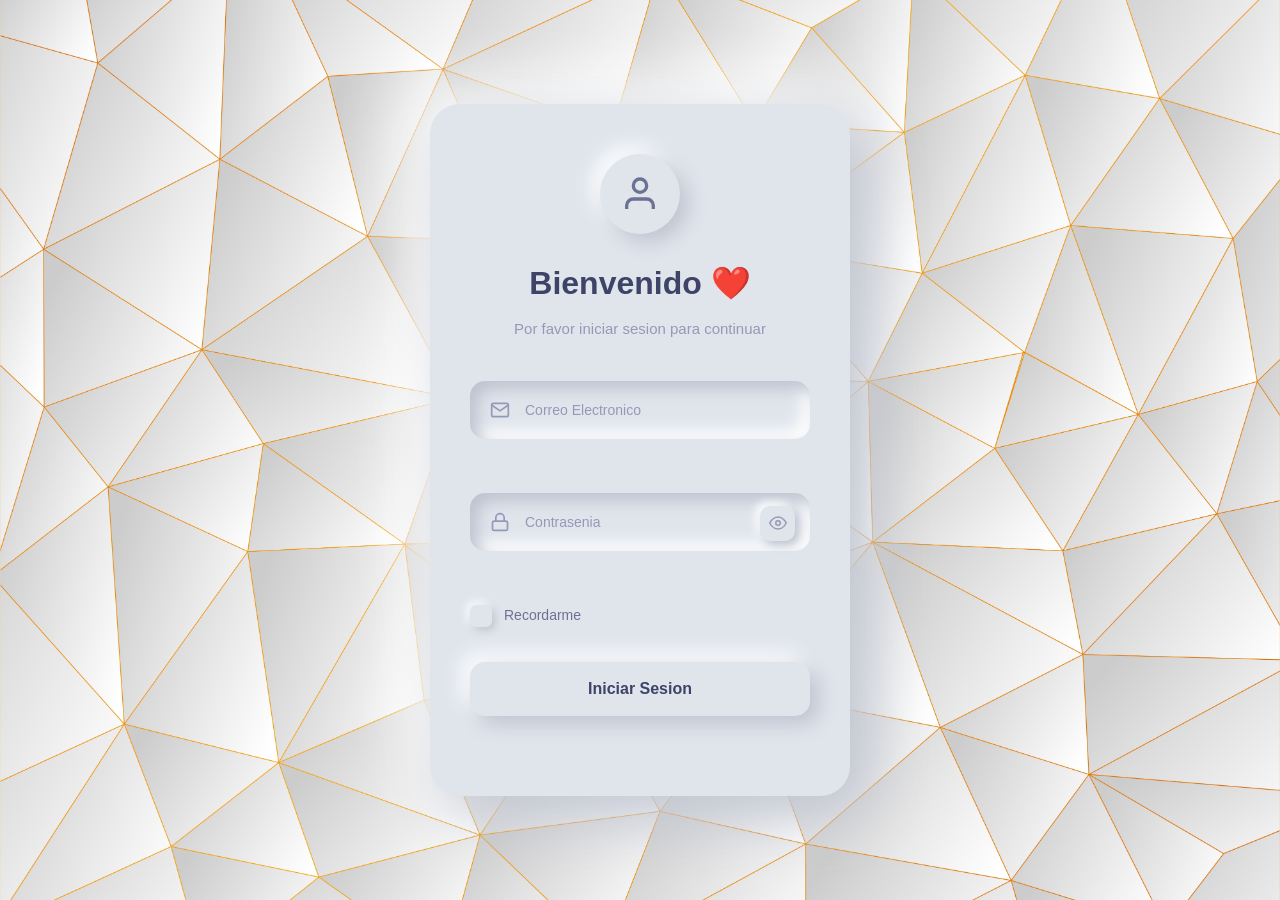
<file: index.html>
<!doctype html>
<html lang="en">
  <head>
    <meta charset="UTF-8" />
    <meta name="viewport" content="width=device-width, initial-scale=1.0" />
    <title>Login</title>
    <link rel="stylesheet" href="css/style_login.css" />
  </head>
  <body>
    <div class="login-container">
      <div class="login-card">
        <div class="login-header">
          <div class="neu-icon">
            <div class="icon-inner">
              <svg
                viewBox="0 0 24 24"
                fill="none"
                stroke="currentColor"
                stroke-width="2"
              >
                <path d="M20 21v-2a4 4 0 0 0-4-4H8a4 4 0 0 0-4 4v2" />
                <circle cx="12" cy="7" r="4" />
              </svg>
            </div>
          </div>
          <h2>Bienvenido ❤️</h2>
          <p>Por favor iniciar sesion para continuar</p>
        </div>

        <form class="login-form" id="loginForm" novalidate>
          <div class="form-group">
            <div class="input-group neu-input">
              <input
                type="email"
                id="email"
                name="email"
                required
                autocomplete="email"
                placeholder=" "
              />
              <label for="email">Correo Electronico</label>
              <div class="input-icon">
                <svg
                  viewBox="0 0 24 24"
                  fill="none"
                  stroke="currentColor"
                  stroke-width="2"
                >
                  <path
                    d="M4 4h16c1.1 0 2 .9 2 2v12c0 1.1-.9 2-2 2H4c-1.1 0-2-.9-2-2V6c0-1.1.9-2 2-2z"
                  />
                  <polyline points="22,6 12,13 2,6" />
                </svg>
              </div>
            </div>
            <span class="error-message" id="emailError"></span>
          </div>

          <div class="form-group">
            <div class="input-group neu-input password-group">
              <input
                type="password"
                id="password"
                name="password"
                required
                autocomplete="current-password"
                placeholder=" "
              />
              <label for="password">Contrasenia</label>
              <div class="input-icon">
                <svg
                  viewBox="0 0 24 24"
                  fill="none"
                  stroke="currentColor"
                  stroke-width="2"
                >
                  <rect x="3" y="11" width="18" height="11" rx="2" ry="2" />
                  <path d="M7 11V7a5 5 0 0110 0v4" />
                </svg>
              </div>
              <button
                type="button"
                class="password-toggle neu-toggle"
                id="passwordToggle"
                aria-label="Toggle password visibility"
              >
                <svg
                  class="eye-open"
                  viewBox="0 0 24 24"
                  fill="none"
                  stroke="currentColor"
                  stroke-width="2"
                >
                  <path d="M1 12s4-8 11-8 11 8 11 8-4 8-11 8-11-8-11-8z" />
                  <circle cx="12" cy="12" r="3" />
                </svg>
                <svg
                  class="eye-closed"
                  viewBox="0 0 24 24"
                  fill="none"
                  stroke="currentColor"
                  stroke-width="2"
                >
                  <path
                    d="M17.94 17.94A10.07 10.07 0 0 1 12 20c-7 0-11-8-11-8a18.45 18.45 0 0 1 5.06-5.94M9.9 4.24A9.12 9.12 0 0 1 12 4c7 0 11 8 11 8a18.5 18.5 0 0 1-2.16 3.19m-6.72-1.07a3 3 0 1 1-4.24-4.24"
                  />
                  <line x1="1" y1="1" x2="23" y2="23" />
                </svg>
              </button>
            </div>
            <span class="error-message" id="passwordError"></span>
          </div>

          <div class="form-options">
            <div class="remember-wrapper">
              <input type="checkbox" id="remember" name="remember" />
              <label for="remember" class="checkbox-label">
                <div class="neu-checkbox">
                  <svg
                    viewBox="0 0 24 24"
                    fill="none"
                    stroke="currentColor"
                    stroke-width="3"
                  >
                    <polyline points="20 6 9 17 4 12" />
                  </svg>
                </div>
                Recordarme
              </label>
            </div>
          </div>

          <button type="submit" class="neu-button login-btn">
            <span class="btn-text">Iniciar Sesion</span>
            <div class="btn-loader">
              <div class="neu-spinner"></div>
            </div>
          </button>
        </form>

        <div class="success-message" id="successMessage">
          <div class="success-icon neu-icon">
            <svg
              viewBox="0 0 24 24"
              fill="none"
              stroke="currentColor"
              stroke-width="3"
            >
              <polyline points="20 6 9 17 4 12" />
            </svg>
          </div>
          <h3>Autenticado!</h3>
          <p>Redireccionando A Su Dashboard...</p>
        </div>
      </div>
    </div>

    <script src="js/utils.js"></script>
    <script src="js/main_login.js"></script>
  </body>
</html>
</file>
<file: css/style_login.css>
* {
    margin: 0;
    padding: 0;
    box-sizing: border-box;
}

body {
    font-family: -apple-system, BlinkMacSystemFont, 'Segoe UI', Roboto, sans-serif;
    min-height: 100vh;
    display: flex;
    align-items: center;
    justify-content: center;
    padding: 20px;
    line-height: 1.6;
    background-image: url('../img/backLogin3.jpg');
    background-repeat: no-repeat;
    background-position: center;
    background-size: cover;
}

.login-container {
    width: 100%;
    max-width: 420px;
}

.login-card {
    background: #e0e5ec;
    border-radius: 30px;
    padding: 50px 40px;
    box-shadow: 
        20px 20px 60px #bec3cf,
        -20px -20px 60px #ffffff;
    position: relative;
    transition: all 0.3s ease;
}

.login-card:hover {
    transform: translateY(-5px);
}

.login-header {
    text-align: center;
    margin-bottom: 40px;
}

.neu-icon {
    width: 80px;
    height: 80px;
    margin: 0 auto 24px;
    background: #e0e5ec;
    border-radius: 50%;
    display: flex;
    align-items: center;
    justify-content: center;
    box-shadow: 
        8px 8px 20px #bec3cf,
        -8px -8px 20px #ffffff,
        inset 0 0 0 #bec3cf,
        inset 0 0 0 #ffffff;
    transition: all 0.3s ease;
}

.neu-icon:hover {
    box-shadow: 
        4px 4px 10px #bec3cf,
        -4px -4px 10px #ffffff,
        inset 4px 4px 10px #bec3cf,
        inset -4px -4px 10px #ffffff;
}

.icon-inner {
    width: 40px;
    height: 40px;
    display: flex;
    align-items: center;
    justify-content: center;
    color: #6c7293;
}

.icon-inner svg {
    width: 100%;
    height: 100%;
}

.login-header h2 {
    color: #3d4468;
    font-size: 2rem;
    font-weight: 600;
    margin-bottom: 8px;
}

.login-header p {
    color: #9499b7;
    font-size: 15px;
    font-weight: 400;
}

/* Neumorphic Input Styles */
.form-group {
    margin-bottom: 28px;
    position: relative;
}

.neu-input {
    position: relative;
    background: #e0e5ec;
    border-radius: 15px;
    box-shadow: 
        inset 8px 8px 16px #bec3cf,
        inset -8px -8px 16px #ffffff;
    transition: all 0.3s ease;
}

.neu-input:focus-within {
    box-shadow: 
        inset 4px 4px 8px #bec3cf,
        inset -4px -4px 8px #ffffff;
}

.neu-input input {
    width: 100%;
    background: transparent;
    border: none;
    padding: 20px 24px;
    padding-left: 55px;
    color: #3d4468;
    font-size: 16px;
    font-weight: 500;
    outline: none;
    transition: all 0.3s ease;
}

.neu-input input::placeholder {
    color: transparent;
}

.neu-input label {
    position: absolute;
    left: 55px;
    top: 50%;
    transform: translateY(-50%);
    color: #9499b7;
    font-size: 14px;
    font-weight: 400;
    pointer-events: none;
    transition: all 0.3s ease;
}

.neu-input input:focus + label,
.neu-input input:not(:placeholder-shown) + label {
    top: 4px;
    font-size: 12px;
    color: #6c7293;
    transform: translateY(0);
}

.input-icon {
    position: absolute;
    left: 20px;
    top: 50%;
    transform: translateY(-50%);
    width: 20px;
    height: 20px;
    color: #9499b7;
    transition: all 0.3s ease;
}

.input-icon svg {
    width: 100%;
    height: 100%;
}

.neu-input:focus-within .input-icon {
    color: #6c7293;
}

/* Password Toggle */
.password-group {
    padding-right: 50px;
}

.neu-toggle {
    position: absolute;
    right: 15px;
    top: 22%;
    /* transform: translateY(-50%); */
    background: #e0e5ec;
    border: none;
    width: 35px;
    height: 35px;
    border-radius: 10px;
    cursor: pointer;
    display: flex;
    align-items: center;
    justify-content: center;
    color: #9499b7;
    box-shadow: 
        4px 4px 10px #bec3cf,
        -4px -4px 10px #ffffff;
    transition: all 0.3s ease;
}

.neu-toggle:hover {
    color: #6c7293;
}

.neu-toggle:active {
    box-shadow: 
        inset 2px 2px 5px #bec3cf,
        inset -2px -2px 5px #ffffff;
}

.neu-toggle svg {
    width: 18px;
    height: 18px;
}

.eye-closed {
    display: none;
}

.neu-toggle.show-password .eye-open {
    display: none;
}

.neu-toggle.show-password .eye-closed {
    display: block;
}

/* Form Options */
.form-options {
    display: flex;
    justify-content: space-between;
    align-items: center;
    margin-bottom: 35px;
    flex-wrap: wrap;
    gap: 16px;
}

.remember-wrapper {
    display: flex;
    align-items: center;
    cursor: pointer;
}

.remember-wrapper input[type="checkbox"] {
    display: none;
}

.checkbox-label {
    display: flex;
    align-items: center;
    gap: 12px;
    cursor: pointer;
    user-select: none;
    color: #6c7293;
    font-size: 14px;
    font-weight: 500;
}

.neu-checkbox {
    width: 22px;
    height: 22px;
    background: #e0e5ec;
    border-radius: 6px;
    display: flex;
    align-items: center;
    justify-content: center;
    box-shadow: 
        3px 3px 8px #bec3cf,
        -3px -3px 8px #ffffff;
    transition: all 0.3s ease;
    position: relative;
    overflow: hidden;
}

.remember-wrapper input[type="checkbox"]:checked + .checkbox-label .neu-checkbox {
    box-shadow: 
        inset 2px 2px 5px #bec3cf,
        inset -2px -2px 5px #ffffff;
}

.neu-checkbox svg {
    width: 14px;
    height: 14px;
    color: #00c896;
    opacity: 0;
    transform: scale(0);
    transition: all 0.3s ease;
}

.remember-wrapper input[type="checkbox"]:checked + .checkbox-label .neu-checkbox svg {
    opacity: 1;
    transform: scale(1);
}

 
/* Neumorphic Button */
.neu-button {
    width: 100%;
    background: #e0e5ec;
    border: none;
    border-radius: 15px;
    padding: 18px 32px;
    color: #3d4468;
    font-size: 16px;
    font-weight: 600;
    cursor: pointer;
    position: relative;
    margin-bottom: 30px;
    box-shadow: 
        8px 8px 20px #bec3cf,
        -8px -8px 20px #ffffff;
    transition: all 0.3s ease;
    overflow: hidden;
}

.neu-button::before {
    content: '';
    position: absolute;
    top: 0;
    left: -100%;
    width: 100%;
    height: 100%;
    background: linear-gradient(90deg, transparent, rgba(255, 255, 255, 0.3), transparent);
    transition: left 0.5s ease;
}

.neu-button:hover {
    transform: translateY(-2px);
    box-shadow: 
        12px 12px 30px #bec3cf,
        -12px -12px 30px #ffffff;
}

.neu-button:hover::before {
    left: 100%;
}

.neu-button:active {
    transform: translateY(0);
    box-shadow: 
        inset 4px 4px 10px #bec3cf,
        inset -4px -4px 10px #ffffff;
}

.btn-text {
    position: relative;
    z-index: 1;
    transition: opacity 0.3s ease;
}

.btn-loader {
    position: absolute;
    top: 50%;
    left: 50%;
    transform: translate(-50%, -50%);
    opacity: 0;
    transition: opacity 0.3s ease;
}

.neu-spinner {
    width: 20px;
    height: 20px;
    border: 3px solid #bec3cf;
    border-top: 3px solid #6c7293;
    border-radius: 50%;
    animation: spin 1s linear infinite;
}

@keyframes spin {
    0% { transform: rotate(0deg); }
    100% { transform: rotate(360deg); }
}

.neu-button.loading .btn-text {
    opacity: 0;
}

.neu-button.loading .btn-loader {
    opacity: 1;
}

/* Divider */
.divider {
    display: flex;
    align-items: center;
    margin: 30px 0;
    gap: 16px;
}

.divider-line {
    flex: 1;
    height: 2px;
    background: linear-gradient(90deg, transparent, #bec3cf, transparent);
}

.divider span {
    color: #9499b7;
    font-size: 13px;
    font-weight: 500;
    text-transform: uppercase;
    letter-spacing: 1px;
}

/* Social Login */
.social-login {
    display: flex;
    justify-content: center;
    gap: 16px;
    margin-bottom: 30px;
}

.neu-social {
    width: 50px;
    height: 50px;
    background: #e0e5ec;
    border: none;
    border-radius: 15px;
    cursor: pointer;
    display: flex;
    align-items: center;
    justify-content: center;
    color: #6c7293;
    box-shadow: 
        6px 6px 15px #bec3cf,
        -6px -6px 15px #ffffff;
    transition: all 0.3s ease;
}

.neu-social:hover {
    transform: translateY(-2px);
    box-shadow: 
        8px 8px 20px #bec3cf,
        -8px -8px 20px #ffffff;
}

.neu-social:active {
    transform: translateY(0);
    box-shadow: 
        inset 3px 3px 8px #bec3cf,
        inset -3px -3px 8px #ffffff;
}

.neu-social svg {
    width: 22px;
    height: 22px;
}

/* Signup Link */
.signup-link {
    text-align: center;
}

.signup-link p {
    color: #9499b7;
    font-size: 14px;
}

.signup-link a {
    color: #6c7293;
    text-decoration: none;
    font-weight: 600;
    transition: color 0.3s ease;
}

.signup-link a:hover {
    color: #3d4468;
}

/* Error States */
.error-message {
    color: #ff3b5c;
    font-size: 12px;
    font-weight: 500;
    margin-top: 8px;
    margin-left: 20px;
    opacity: 0;
    transform: translateY(-10px);
    transition: all 0.3s ease;
}

.error-message.show {
    opacity: 1;
    transform: translateY(0);
}

.form-group.error .neu-input {
    box-shadow: 
        inset 8px 8px 16px #ffb8c4,
        inset -8px -8px 16px #ffffff,
        0 0 0 2px #ff3b5c;
}

/* Success Message */
.success-message {
    display: none;
    text-align: center;
    padding: 40px 20px;
    opacity: 0;
    transform: translateY(20px);
    transition: all 0.5s ease;
}

.success-message.show {
    display: block;
    opacity: 1;
    transform: translateY(0);
}

.success-message .neu-icon {
    background: #e0e5ec;
    color: #00c896;
    margin-bottom: 20px;
}

.success-message h3 {
    color: #3d4468;
    font-size: 1.5rem;
    margin-bottom: 8px;
}

.success-message p {
    color: #9499b7;
    font-size: 14px;
}

/* Mobile Responsive */
@media (max-width: 480px) {
    body {
        padding: 16px;
    }
    
    .login-card {
        padding: 35px 25px;
        border-radius: 20px;
    }
    
    .login-header h2 {
        font-size: 1.75rem;
    }
    
    .neu-input input {
        padding: 18px 20px;
        padding-left: 50px;
    }
    
    .neu-input label {
        left: 50px;
    }
    
    .form-options {
        flex-direction: column;
        align-items: flex-start;
        gap: 16px;
    }
}
</file>
